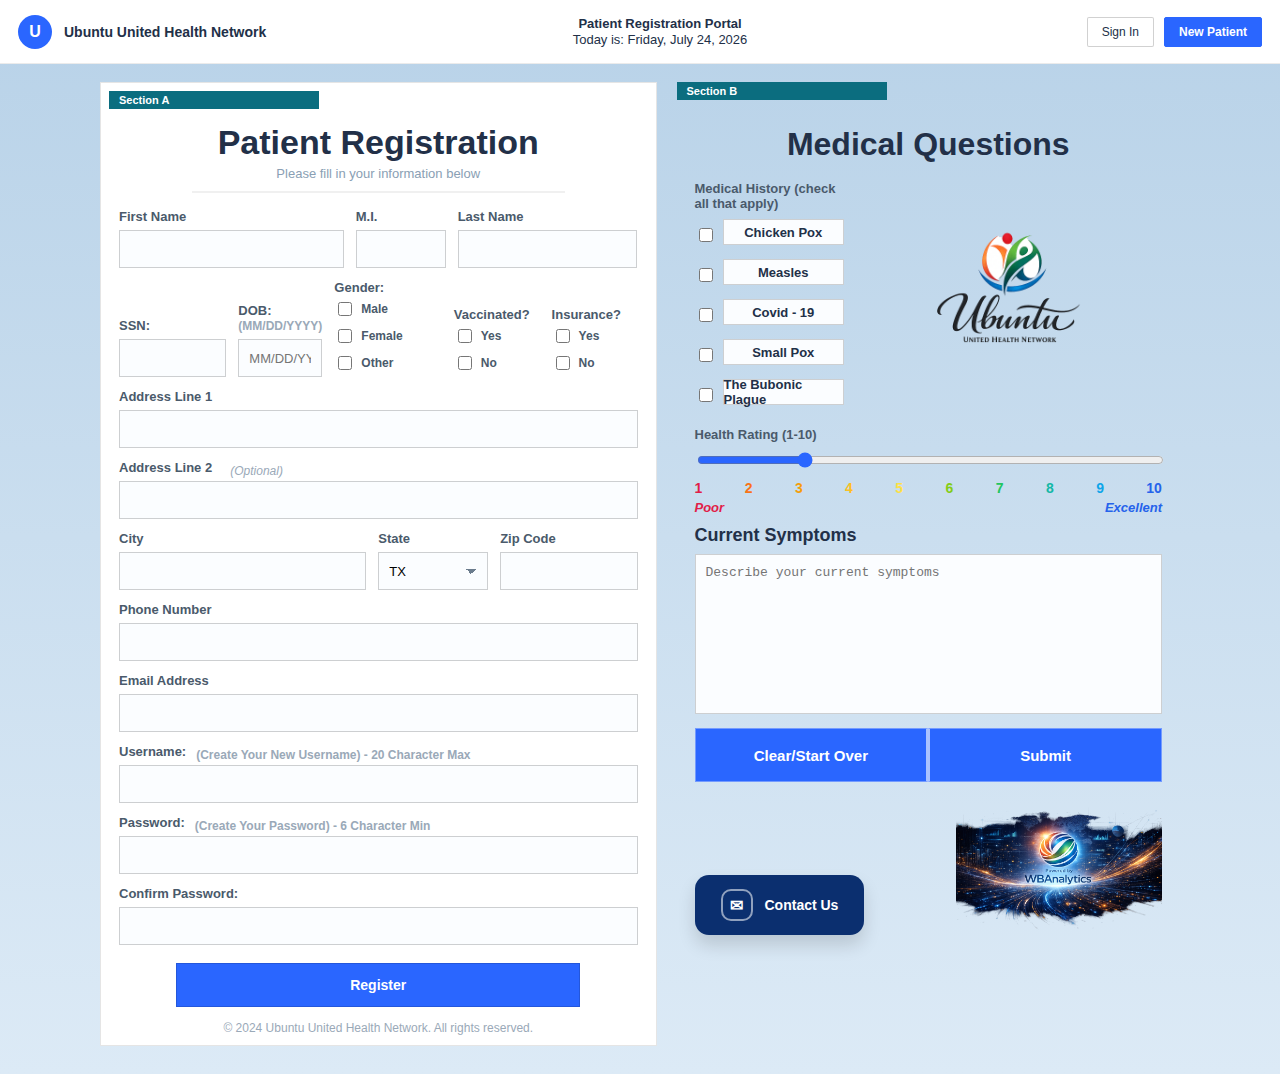
<file: index.html>
<!DOCTYPE html>
<html lang="en">
<head>
  <meta charset="UTF-8" />
  <meta http-equiv="refresh" content="0; url=patient-form.html" />
  <meta name="viewport" content="width=device-width, initial-scale=1.0" />
  <title>Redirecting...</title>
</head>
<body>
  <p>Redirecting to Patient Form...</p>
</body>
</html>
</file>
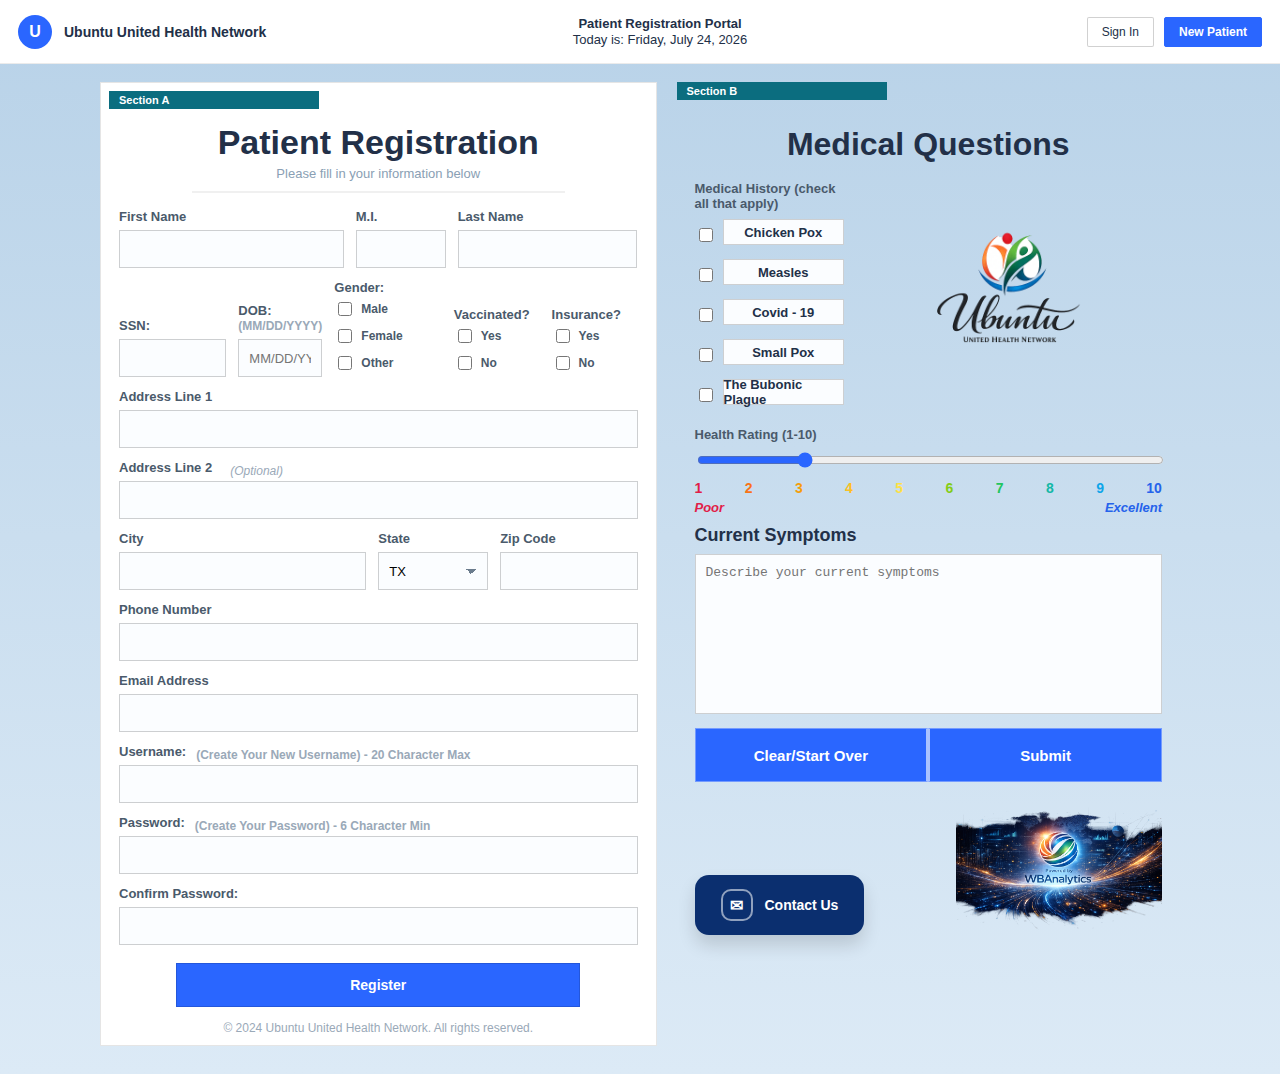
<file: patient-form.html>
<!DOCTYPE html>
<html lang="en">
<!--
Program name: patient-form.html
Author: David Boggs
Date created: 2026-02-19
Version: Final
Description: MIS3371 Patient Registration Form
-->
<head>
  <meta charset="UTF-8" />
  <meta name="viewport" content="width=device-width, initial-scale=1.0" />
  <title>Patient Registration</title>
  <link rel="stylesheet" href="style.css" />
</head>

<body>

  <!-- ===================== HEADER ===================== -->
  <header class="topbar">
    <div class="topbarLeft">
      <div class="brandIcon">U</div>
      <div class="brandName">Ubuntu United Health Network</div>
    </div>

    <div class="topbarCenter">
      <div class="portalTitle">Patient Registration Portal</div>
      <div class="todayLine">
        Today is: <span id="todayText"></span>
      </div>
    </div>

    <div class="topbarRight">
      <button class="btnTop btnTopGhost" type="button">Sign In</button>
      <button class="btnTop btnTopSolid" type="button">New Patient</button>
    </div>
  </header>

  <!-- ===================== MAIN ===================== -->
  <main class="page">
    <div class="contentGrid">

      <!-- ===================== LEFT: SECTION A ===================== -->
      <section class="panel panelA">
        <div class="sectionBar">Section A</div>

        <h1 class="panelTitle">Patient Registration</h1>
        <div class="panelSubtitle">Please fill in your information below</div>
        <div class="titleRule"></div>

        <form class="formA" action="thankyou.html" method="GET">

          <!-- Row 1 -->
          <div class="row row3">
            <div class="field">
              <label for="firstName">First Name</label>
              <input id="firstName" name="firstName" type="text" />
            </div>

            <div class="field">
              <label for="mi">M.I.</label>
              <input id="mi" name="mi" type="text" maxlength="1" />
            </div>

            <div class="field">
              <label for="lastName">Last Name</label>
              <input id="lastName" name="lastName" type="text" />
            </div>
          </div>

          <!-- Row 2 (SSN / DOB / Gender / Vaccinated / Insurance) -->
          <div class="row row2wide">
            <div class="field">
              <label for="ssn">SSN:</label>
              <input id="ssn" name="ssn" type="password" />
            </div>

            <div class="field">
              <label for="dob">DOB: <span class="hint">(MM/DD/YYYY)</span></label>
              <input id="dob" name="dob" type="text" placeholder="MM/DD/YYYY" />
            </div>

            <div class="field inlineGroup">
              <label>Gender:</label>
              <div class="inlineChecks">
                <label class="miniCheck"><input type="checkbox" /> Male</label>
                <label class="miniCheck"><input type="checkbox" /> Female</label>
                <label class="miniCheck"><input type="checkbox" /> Other</label>
              </div>
            </div>

            <div class="field inlineGroup">
              <label>Vaccinated?</label>
              <div class="inlineChecks">
                <label class="miniCheck"><input type="checkbox" /> Yes</label>
                <label class="miniCheck"><input type="checkbox" /> No</label>
              </div>
            </div>

            <div class="field inlineGroup">
              <label>Insurance?</label>
              <div class="inlineChecks">
                <label class="miniCheck"><input type="checkbox" /> Yes</label>
                <label class="miniCheck"><input type="checkbox" /> No</label>
              </div>
            </div>
          </div>

          <div class="field">
            <label for="addr1">Address Line 1</label>
            <input id="addr1" name="addr1" type="text" />
          </div>

          <div class="field">
            <div class="labelRow">
              <label for="addr2">Address Line 2</label>
              <span class="optional">(Optional)</span>
            </div>
            <input id="addr2" name="addr2" type="text" />
          </div>

          <div class="row row3 cityStateZip">
            <div class="field">
              <label for="city">City</label>
              <input id="city" name="city" type="text" />
            </div>

            <div class="field">
              <label for="state">State</label>
              <select id="state" name="state">
                <option value=""></option>
                <option value="TX" selected>TX</option>
                <option value="NM">NM</option>
                <option value="AZ">AZ</option>
                <option value="CA">CA</option>
              </select>
            </div>

            <div class="field">
              <label for="zip">Zip Code</label>
              <input id="zip" name="zip" type="text" />
            </div>
          </div>

          <div class="field">
            <label for="phone">Phone Number</label>
            <input id="phone" name="phone" type="text" />
          </div>

          <div class="field">
            <label for="email">Email Address</label>
            <input id="email" name="email" type="email" />
          </div>

          <div class="field">
            <div class="labelRow">
              <label for="username">Username:</label>
              <span class="hint">(Create Your New Username) - 20 Character Max</span>
            </div>
            <input id="username" name="username" type="text" maxlength="20" />
          </div>

          <div class="field">
            <div class="labelRow">
              <label for="password">Password:</label>
              <span class="hint">(Create Your Password) - 6 Character Min</span>
            </div>
            <input id="password" name="password" type="password" minlength="6" />
          </div>

          <div class="field">
            <label for="confirmPassword">Confirm Password:</label>
            <input id="confirmPassword" name="confirmPassword" type="password" minlength="6" />
          </div>

          <div class="registerWrap">
            <button class="btnRegister" type="submit">Register</button>
          </div>

          <div class="copyright">
            © 2024 Ubuntu United Health Network. All rights reserved.
          </div>
        </form>
      </section>

      <!-- ===================== RIGHT: SECTION B ===================== -->
      <section class="panel panelB">
        <div class="sectionBar">Section B</div>

        <h2 class="panelTitleB">Medical Questions</h2>

        <div class="bTopGrid">
          <!-- Left: history list -->
          <div>
            <div class="bSubhead">Medical History (check all that apply)</div>

            <div class="historyList">
              <div class="historyRow">
                <input type="checkbox" id="hx1" />
                <label for="hx1" class="historyLabel">Chicken Pox</label>
              </div>
              <div class="historyRow">
                <input type="checkbox" id="hx2" />
                <label for="hx2" class="historyLabel">Measles</label>
              </div>
              <div class="historyRow">
                <input type="checkbox" id="hx3" />
                <label for="hx3" class="historyLabel">Covid - 19</label>
              </div>
              <div class="historyRow">
                <input type="checkbox" id="hx4" />
                <label for="hx4" class="historyLabel">Small Pox</label>
              </div>
              <div class="historyRow">
                <input type="checkbox" id="hx5" />
                <label for="hx5" class="historyLabel">The Bubonic Plague</label>
              </div>
            </div>
          </div>

          <!-- Right: Ubuntu big logo -->
          <div class="logoBox">
            <img class="ubuntuBigLogo" src="UbuntuUnitedHNLogo.png" alt="Ubuntu United Health Network" />
          </div>
        </div>

        <!-- Health rating -->
        <div class="healthBlock">
          <div class="bSubhead">Health Rating (1-10)</div>

          <div class="ratingLine">
            <input class="ratingSlider" type="range" min="1" max="10" value="3" />
          </div>

          <div class="ratingNums">
            <span class="n1">1</span>
            <span class="n2">2</span>
            <span class="n3">3</span>
            <span class="n4">4</span>
            <span class="n5">5</span>
            <span class="n6">6</span>
            <span class="n7">7</span>
            <span class="n8">8</span>
            <span class="n9">9</span>
            <span class="n10">10</span>
          </div>

          <div class="ratingEnds">
            <span class="poor">Poor</span>
            <span class="excellent">Excellent</span>
          </div>
        </div>

        <!-- Symptoms -->
        <div class="symptomsBlock">
          <div class="bSubhead symptomsTitle">Current Symptoms</div>
          <textarea class="symptomsArea" placeholder="Describe your current symptoms"></textarea>
        </div>

        <!-- Buttons -->
        <div class="bBtnRow">
          <button class="btnB btnBClear" type="reset">Clear/Start Over</button>
          <button class="btnB btnBSubmit" type="button" onclick="window.location.href='thankyou.html'">Submit</button>
        </div>

        <!-- Bottom row: contact + powered by -->
        <div class="bBottomRow">
          <button class="contactPill" type="button">
            <span class="mailIcon">✉</span>
            Contact Us
          </button>

          <img class="poweredImg" src="wbanalytics-banner.png" alt="Powered by WBAnalytics" />
        </div>
      </section>

    </div>
  </main>

  <script>
    const today = new Date();
    const options = { weekday:"long", year:"numeric", month:"long", day:"numeric" };
    document.getElementById("todayText").textContent = today.toLocaleDateString("en-US", options);
  </script>
</body>
</html>
</file>
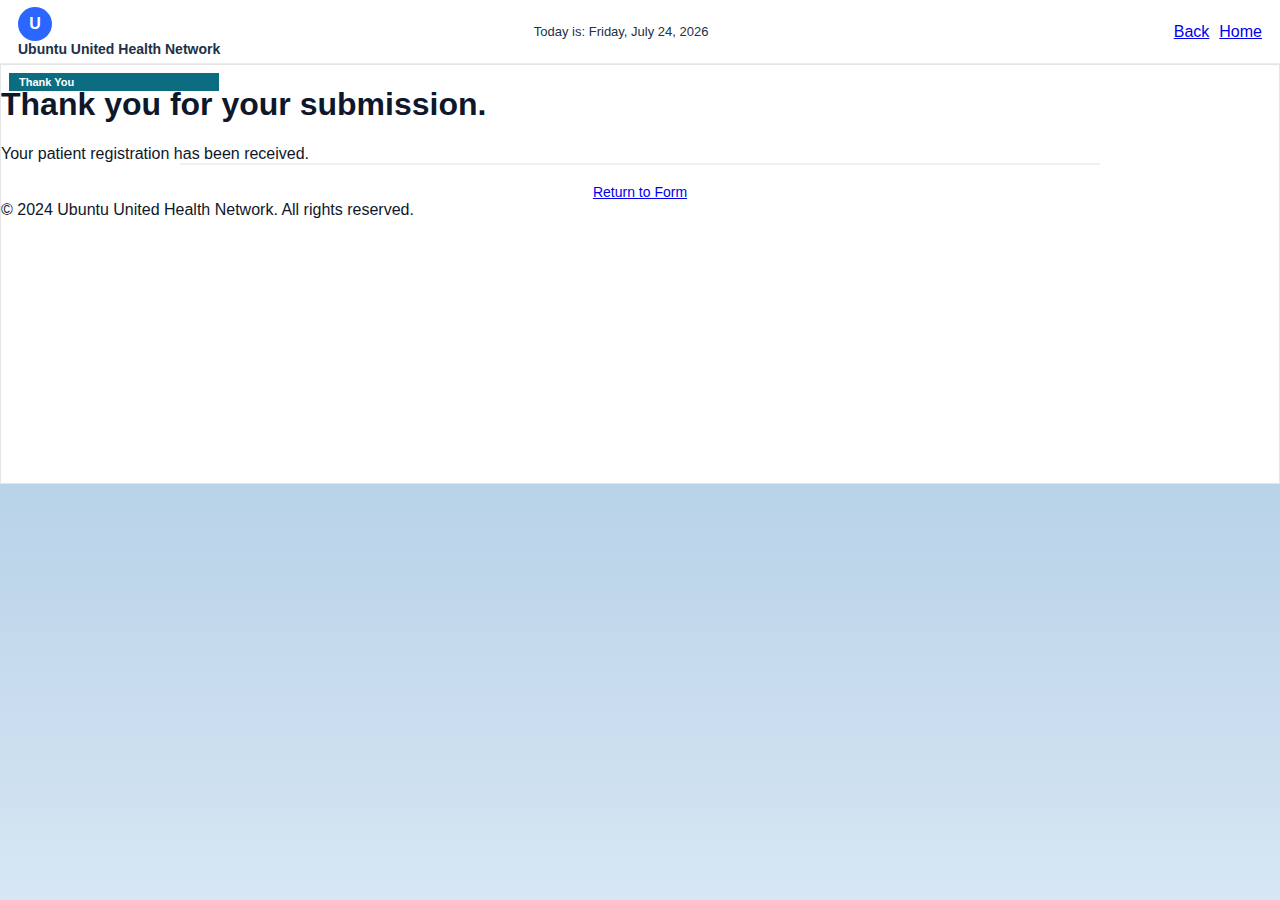
<file: thankyou.html>
<!DOCTYPE html>
<html lang="en">
<!--
Program name: thankyou.html
Author: David Boggs
Date created: 2026-02-19
Date last edited: 2026-02-28
Version: 1.0
Description: Thank you confirmation page for MIS3371 HW1.
-->
<head>
  <meta charset="UTF-8" />
  <meta name="viewport" content="width=device-width, initial-scale=1" />
  <title>Thank You</title>
  <link rel="stylesheet" href="style.css" />
</head>

<body>
  <header class="topbar">
    <div class="brand">
      <div class="brandIcon">U</div>
      <div class="brandName">Ubuntu United Health Network</div>
    </div>

    <div class="topbarCenter">
      <div class="todayLine">
        Today is:
        <span id="todayText"></span>
      </div>
    </div>

    <div class="topbarRight">
      <a href="patient-form.html" class="btnHeader btnHeaderGhost">Back</a>
      <a href="#" class="btnHeader btnHeaderPrimary">Home</a>
    </div>
  </header>

  <main class="pageBg">
    <div class="container" style="grid-template-columns: 1fr;">
      <section class="panel" style="min-height: 420px;">
        <div class="sectionBar">Thank You</div>

        <h1 class="title">Thank you for your submission.</h1>
        <div class="subtitle">Your patient registration has been received.</div>
        <div class="titleRule"></div>

        <div style="text-align:center; margin-top: 18px;">
          <a class="btnHeader btnHeaderPrimary" href="patient-form.html" style="height:44px; font-size:14px;">
            Return to Form
          </a>
        </div>

        <div class="leftFooter">© 2024 Ubuntu United Health Network. All rights reserved.</div>
      </section>
    </div>
  </main>

  <script>
    const today = new Date();
    const options = { weekday: "long", year: "numeric", month: "long", day: "numeric" };
    document.getElementById("todayText").textContent = today.toLocaleDateString("en-US", options);
  </script>

  <!-- End of file -->
</body>
</html>
</file>
<file: style.css>
/*
Program name: style.css
Author: David Boggs
Date created: 2026-02-19
Date last edited: 2026-02-28
Version: 1.0
Description: Exact styling for MIS3371 HW1 Patient Registration page (two-panel layout to match draw.io mock).
*/

/* ===================== BASE ===================== */
*{ box-sizing: border-box; }

body{
  margin:0;
  font-family: Arial, Helvetica, sans-serif;
  color:#0f172a;
  background: linear-gradient(#b8d2e8, #dceaf6);
}

/* ===================== TOPBAR (matches mock) ===================== */
.topbar{
  height:64px;
  background:#fff;
  border-bottom:1px solid rgba(0,0,0,0.08);
  display:flex;
  align-items:center;
  justify-content:space-between;
  padding: 0 18px;
}

.topbarLeft{
  display:flex;
  align-items:center;
  gap:12px;
  min-width: 280px;
}

.brandIcon{
  width:34px;
  height:34px;
  border-radius:50%;
  background:#2a66ff;
  color:#fff;
  display:flex;
  align-items:center;
  justify-content:center;
  font-weight:800;
}

.brandName{
  font-weight:700;
  font-size:14px;
  color:#223048;
}

.topbarCenter{
  text-align:center;
  flex:1;
  line-height:1.2;
}

.portalTitle{
  font-size:13px;
  font-weight:700;
  color:#223048;
}

.todayLine{
  font-size:13px;
  color:#223048;
}

.topbarRight{
  display:flex;
  gap:10px;
  min-width: 240px;
  justify-content:flex-end;
}

.btnTop{
  height:30px;
  padding: 0 14px;
  font-size:12px;
  border-radius:2px;
  border:1px solid rgba(0,0,0,0.18);
  background:#fff;
  cursor:pointer;
}

.btnTopGhost{
  background:#fff;
  color:#223048;
}

.btnTopSolid{
  border-color:#2a66ff;
  background:#2a66ff;
  color:#fff;
  font-weight:700;
}

/* ===================== PAGE LAYOUT ===================== */
.page{
  padding: 18px 0 28px;
}

.contentGrid{
  width: 1080px;
  max-width: calc(100% - 40px);
  margin: 0 auto;
  display:grid;
  grid-template-columns: 1.05fr 0.95fr;
  gap: 20px;
}

/* ===================== PANELS ===================== */
.panel{
  background:#fff;
  border:1px solid rgba(0,0,0,0.10);
  position:relative;
}

.panelA{
  padding: 18px 18px 10px;
}

.panelB{
  background: transparent;
  border:none;
  padding: 0;
}

/* ===== Section Bar (teal strip like draw.io) ===== */
.sectionBar{
  position:absolute;
  top: 8px;
  left: 8px;
  width: 210px;
  height: 18px;
  background:#0b6d7f;
  color:#fff;
  font-size:11px;
  font-weight:700;
  display:flex;
  align-items:center;
  padding-left:10px;
}

/* ===================== LEFT PANEL TYPO ===================== */
.panelTitle{
  margin: 22px 0 4px;
  font-size: 34px;
  font-weight: 800;
  text-align:center;
  color:#223048;
}

.panelSubtitle{
  text-align:center;
  color:#8aa0b4;
  font-size: 13px;
  margin-bottom: 10px;
}

.titleRule{
  width: 72%;
  margin: 0 auto 16px;
  border-top: 2px solid rgba(0,0,0,0.06);
}

/* ===================== FORM A ===================== */
.field{ margin-bottom: 12px; }

label{
  display:block;
  font-size:13px;
  color:#4a5a6b;
  margin-bottom:6px;
  font-weight:700;
}

.hint{
  font-weight: 600;
  color:#9aa9b8;
  font-size:12px;
}

.optional{
  color:#9aa9b8;
  font-size:12px;
  font-style: italic;
  margin-left: 8px;
}

.labelRow{
  display:flex;
  align-items:center;
  gap:10px;
}

input[type="text"],
input[type="email"],
input[type="password"],
select{
  width:100%;
  height: 38px;
  border:1px solid rgba(0,0,0,0.18);
  background:#fbfdff;
  padding: 0 10px;
  font-size: 13px;
}

select{
  appearance: none;
  background-image:
    linear-gradient(45deg, transparent 50%, #6b7c8d 50%),
    linear-gradient(135deg, #6b7c8d 50%, transparent 50%),
    linear-gradient(#fbfdff, #fbfdff);
  background-position:
    calc(100% - 16px) 16px,
    calc(100% - 11px) 16px,
    100% 0;
  background-size: 5px 5px, 5px 5px, 2.5em 2.5em;
  background-repeat: no-repeat;
  padding-right: 34px;
}

/* rows */
.row{ display:grid; gap: 12px; }
.row3{ grid-template-columns: 1.5fr 0.6fr 1.2fr; }
.row2wide{
  grid-template-columns: 1fr 0.7fr 1fr 0.8fr 0.8fr;
  align-items:end;
}

.inlineGroup label{ margin-bottom:4px; }

.inlineChecks{
  display:grid;
  gap: 3px;
}

.miniCheck{
  font-size: 12px;
  color:#4a5a6b;
  font-weight: 600;
  display:flex;
  align-items:center;
  gap:6px;
}

.miniCheck input{
  width: 14px;
  height: 14px;
  accent-color: #0b6d7f;
}

.cityStateZip{ grid-template-columns: 1.8fr 0.8fr 1fr; }

/* register button */
.registerWrap{
  margin-top: 18px;
  display:flex;
  justify-content:center;
}

.btnRegister{
  width: 78%;
  height: 44px;
  background:#2a66ff;
  border:1px solid rgba(0,0,0,0.14);
  color:#fff;
  font-weight:800;
  font-size:14px;
  cursor:pointer;
}

copyright, .copyright{
  margin-top: 14px;
  text-align:center;
  font-size:12px;
  color:#9aa9b8;
}

/* ===================== RIGHT PANEL (Section B block exactly like mock) ===================== */
.panelB{
  position:relative;
}

.panelTitleB{
  margin: 26px 0 10px;
  font-size: 32px;
  font-weight: 800;
  text-align:center;
  color:#223048;
}

.panelB .sectionBar{
  left: 0px;
  top: 0px;
  width: 210px;
}

.panelB{
  padding: 18px 18px 10px;
  background: transparent;
}

.bSubhead{
  font-size: 13px;
  font-weight: 700;
  color:#4a5a6b;
  margin: 8px 0 8px;
}

.bTopGrid{
  display:grid;
  grid-template-columns: 1fr 300px;
  gap: 18px;
  align-items:start;
}

/* history list */
.historyList{
  margin-top: 6px;
}

.historyRow{
  display:grid;
  grid-template-columns: 18px 1fr;
  gap: 10px;
  align-items:center;
  margin: 8px 0;
}

.historyRow input{
  width: 14px;
  height: 14px;
  accent-color:#0b6d7f;
}

.historyLabel{
  height: 26px;
  border: 1px solid rgba(0,0,0,0.18);
  background:#fbfdff;
  display:flex;
  align-items:center;
  justify-content:center;
  font-size: 13px;
  font-weight: 700;
  color:#223048;
}

/* logo box */
.logoBox{
  display:flex;
  justify-content:center;
  align-items:flex-start;
  padding-top: 6px;
}

.ubuntuBigLogo{
  width: 240px;
  max-width: 100%;
  height:auto;
}

/* Health rating */
.healthBlock{
  margin-top: 6px;
}

.ratingLine{
  margin-top: 6px;
}

.ratingSlider{
  width: 100%;
  accent-color:#2a66ff;
}

.ratingNums{
  display:flex;
  justify-content:space-between;
  margin-top: 8px;
  font-weight: 800;
  font-size: 14px;
}

.n1{ color:#e11d48; }
.n2{ color:#f97316; }
.n3{ color:#f59e0b; }
.n4{ color:#fbbf24; }
.n5{ color:#fde047; }
.n6{ color:#84cc16; }
.n7{ color:#22c55e; }
.n8{ color:#14b8a6; }
.n9{ color:#0ea5e9; }
.n10{ color:#2563eb; }

.ratingEnds{
  display:flex;
  justify-content:space-between;
  margin-top: 4px;
  font-style: italic;
  font-weight: 700;
  font-size: 13px;
}

.poor{ color:#e11d48; }
.excellent{ color:#2563eb; }

/* Symptoms */
.symptomsTitle{
  font-size: 18px;
  font-weight: 800;
  color:#223048;
  margin-top: 10px;
}

.symptomsArea{
  width: 100%;
  height: 160px;
  border:1px solid rgba(0,0,0,0.18);
  background:#fbfdff;
  padding: 10px;
  font-size: 13px;
  resize: none;
}

/* Buttons row */
.bBtnRow{
  margin-top: 10px;
  display:grid;
  grid-template-columns: 1fr 1fr;
}

.btnB{
  height: 54px;
  background:#2a66ff;
  color:#fff;
  font-weight: 800;
  border: 1px solid rgba(255,255,255,0.35);
  cursor:pointer;
  font-size: 15px;
}

.btnBClear{
  border-right: 2px solid rgba(255,255,255,0.60);
}

.btnBSubmit{
  border-left: 2px solid rgba(255,255,255,0.60);
}

/* Bottom row: Contact + Powered image (fills the “dead space”) */
.bBottomRow{
  margin-top: 16px;
  display:flex;
  justify-content:space-between;
  align-items:flex-end;
  min-height: 110px;
}

.contactPill{
  display:flex;
  align-items:center;
  gap: 12px;
  background:#0b2f6f;
  color:#fff;
  border:none;
  padding: 14px 26px;
  border-radius: 14px;
  font-weight: 800;
  font-size: 14px;
  cursor:pointer;
  box-shadow: 0 10px 18px rgba(0,0,0,0.14);
}

.mailIcon{
  width: 32px;
  height: 32px;
  border-radius: 10px;
  border: 2px solid rgba(255,255,255,0.55);
  display:flex;
  align-items:center;
  justify-content:center;
  font-size: 16px;
}

.poweredImg{
  width: 320px;
  max-width: 44%;
  height:auto;
}

/* ===================== RESPONSIVE ===================== */
@media (max-width: 980px){
  .contentGrid{ grid-template-columns: 1fr; }
  .bTopGrid{ grid-template-columns: 1fr; }
  .poweredImg{ max-width: 70%; }
}
</file>
